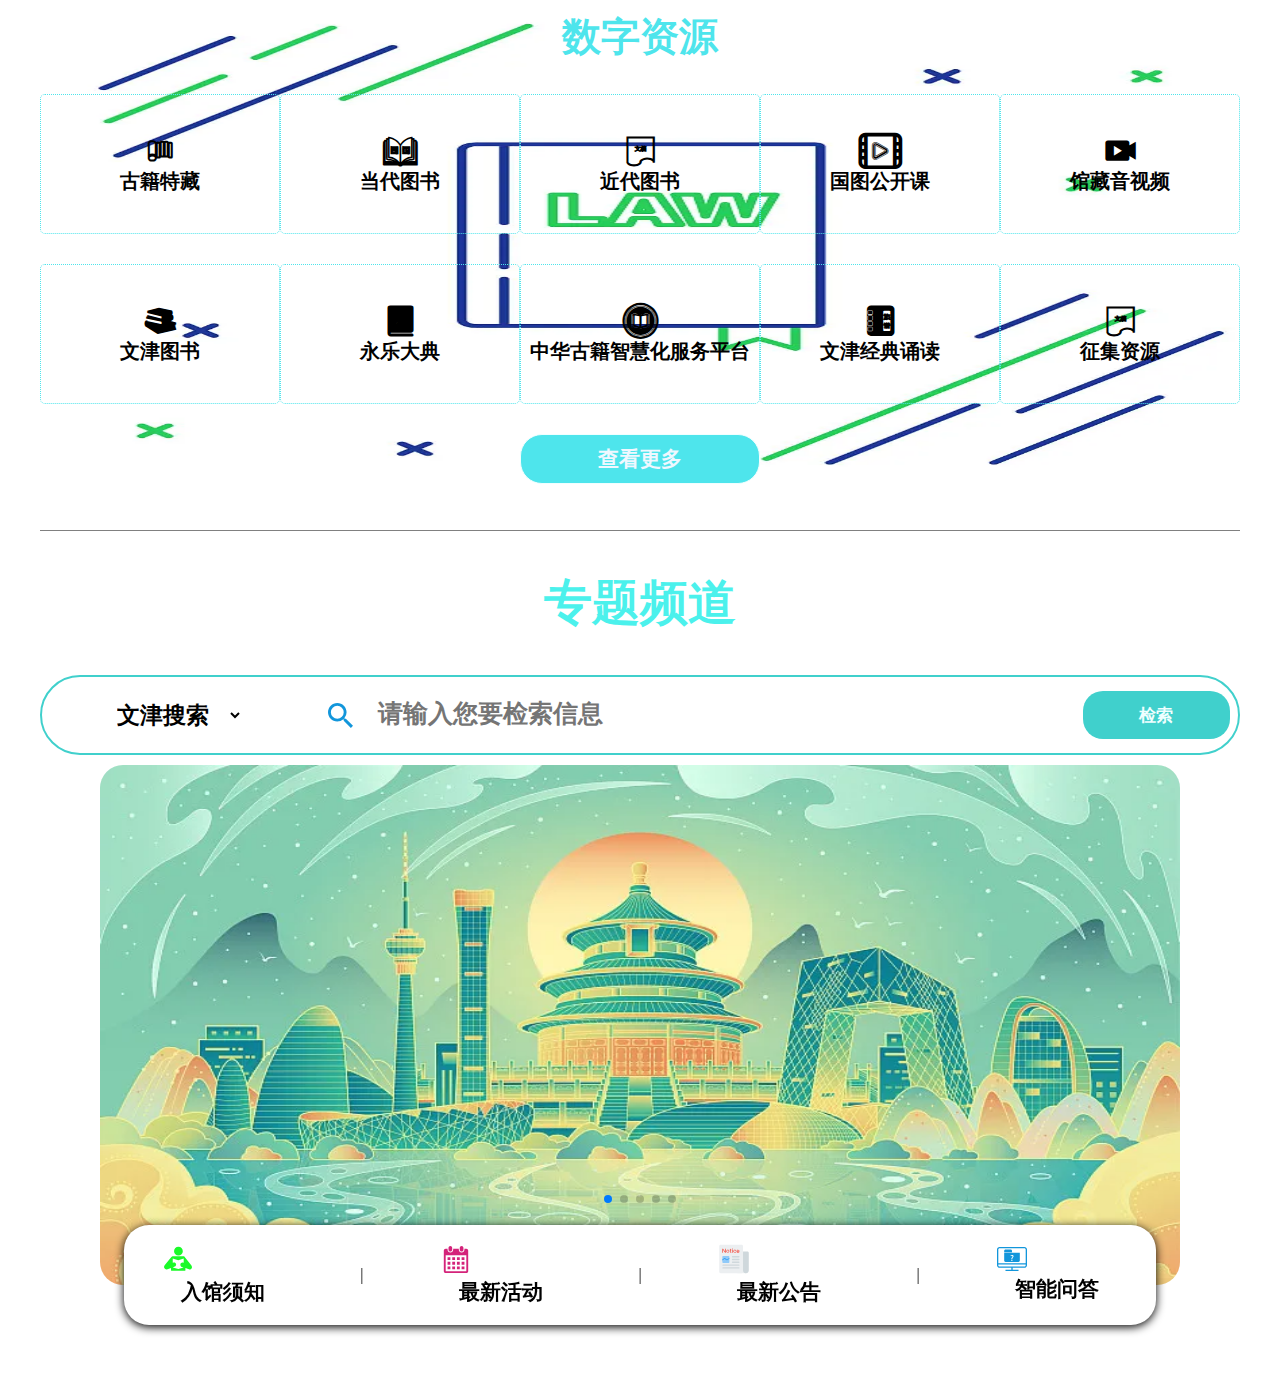
<file: 图书藏策/图书藏策.html>
<!DOCTYPE html>
<html lang="zh">
	<head>
		<meta charset="UTF-8">
		<meta name="viewport" content="width=device-width, initial-scale=1.0" />
		<title>图书藏策</title>
		<link rel="shortcut icon" href="img/活动.ico" type="image/x-icon" />
		<link rel="stylesheet" href="css/数字资源.css" />
		<link rel="stylesheet" href="font_4820390_j1iimj4um99/iconfont.css" />
		<link rel="stylesheet" href="css/媒体查询/在1200像素上下过渡.css" />
		<link rel="stylesheet" href="css/媒体查询/小于576像素.css" />
		<link rel="stylesheet" href="font_4820390_npdvhu4hgxj/iconfont.css" />
		<link rel="stylesheet" href="css/专题频道.css" />
		<link rel="stylesheet" href="css/swiper-bundle.min.css" />
	</head>
	<body>
		<!-- 数字资源 -->
		<div class="number-source">
			<h3>数字资源</h3>
			<div class="book-source">
				<ul class="book-sourceOne">
					<li id="a">
						<p class="iconfont icon-gujichuban-02"></p>
						<p>古籍特藏</p>
					</li>

					<li id="a">
						<p class="iconfont icon-tikuyoushi"></p>
						<p>当代图书</p>
					</li>

					<li id="a">
						<p class="iconfont icon-wendang"></p>
						<p>近代图书</p>
					</li>

					<li id="a">
						<p class="iconfont icon-yingshi"></p>
						<p>国图公开课</p>
					</li>

					<li id="a">
						<p class="iconfont icon-shipin"></p>
						<p>馆藏音视频</p>
					</li>
				</ul>
				<ul class="book-sourceTwo">
					<li id="a">
						<p class="iconfont icon-anliku"></p>
						<p>文津图书</p>
					</li>

					<li id="a">
						<p class="iconfont icon-a-shujuzidian2x"></p>
						<p>永乐大典</p>
					</li>

					<li id="a">
						<p class="iconfont  icon-chuangjianshuziguji"></p>
						<p>中华古籍智慧化服务平台</p>
					</li>

					<li id="a">
						<p class="iconfont icon-a-11"></p>
						<p>文津经典诵读</p>
					</li>

					<li id="a">
						<p class="iconfont icon-wendang"></p>
						<p>征集资源</p>
					</li>
				</ul>
			</div>
			<!-- 查看更多 -->
			<button class="btnOne" title="查看更多">查看更多</button>
		</div>

		<br /><br />
		<hr size="1px" color="grey">

		<!-- 专题频道 -->
		<div class="lecture-channels">
			<h3>专题频道</h3>
			<ul class="search-source">
				<li>
					<select name="" id="search-option">
						<option value="文津搜索" selected>文津搜索</option>
						<option value="馆藏目录">馆藏目录</option>
						<option value="特色资源">特色资源</option>
						<option value="站内搜索">站内搜索</option>
					</select>
				</li>
				<li>
					<img src="img/搜索.svg" />
				</li>
				<li>
					<input type="text" placeholder="请输入您要检索信息" autocomplete="off" />
				</li>
				<li>
					<input type="button" class="btnTwo" value="检索" />
				</li>
			</ul>

			<!-- 轮播图 -->
			<div class="swiper mySwiper">
				<div class="swiper-wrapper">
					<div class="swiper-slide">
						<img src="img/文旅北京.png" title="文旅北京">
					</div>
					<div class="swiper-slide">
						<img src="img/上海文津画院.png" title="上海文津画院">
					</div>
					<div class="swiper-slide">
						<img src="img/书籍与科技赋能.png" title="书籍与科技赋能">
					</div>
					<div class="swiper-slide">
						<img src="img/宋代风格山水画.png" title="宋代风格山水画">
					</div>
					<div class="swiper-slide">
						<img src="img/盲人图书与教育.png" title="盲人图书与教育">
					</div>
				</div>
				<!-- <div class="swiper-button-next"></div>
					<div class="swiper-button-prev"></div> -->
				<div class="swiper-pagination"></div>
			</div>

			<script src="js/swiper-bundle.min.js"></script>
			<script src="js/频道专题轮播图.js"></script>

			<!-- 频道栏目 -->
			<ul class="channels-sources">
				<li>
					<img src="img/理财投资.svg" alt="" />
					<p>入馆须知</p>
				</li>
				|
				<li>
					<img src="img/日历.svg" alt="" />
					<p>最新活动</p>
				</li>
				|
				<li>
					<img src="img/活动公告.svg" alt="" />
					<p>最新公告</p>
				</li>
				|
				<li>
					<img src="img/mac-4.svg" alt="" />
					<p>智能问答</p>
				</li>
			</ul>
		</div>
	</body>
</html>
</file>
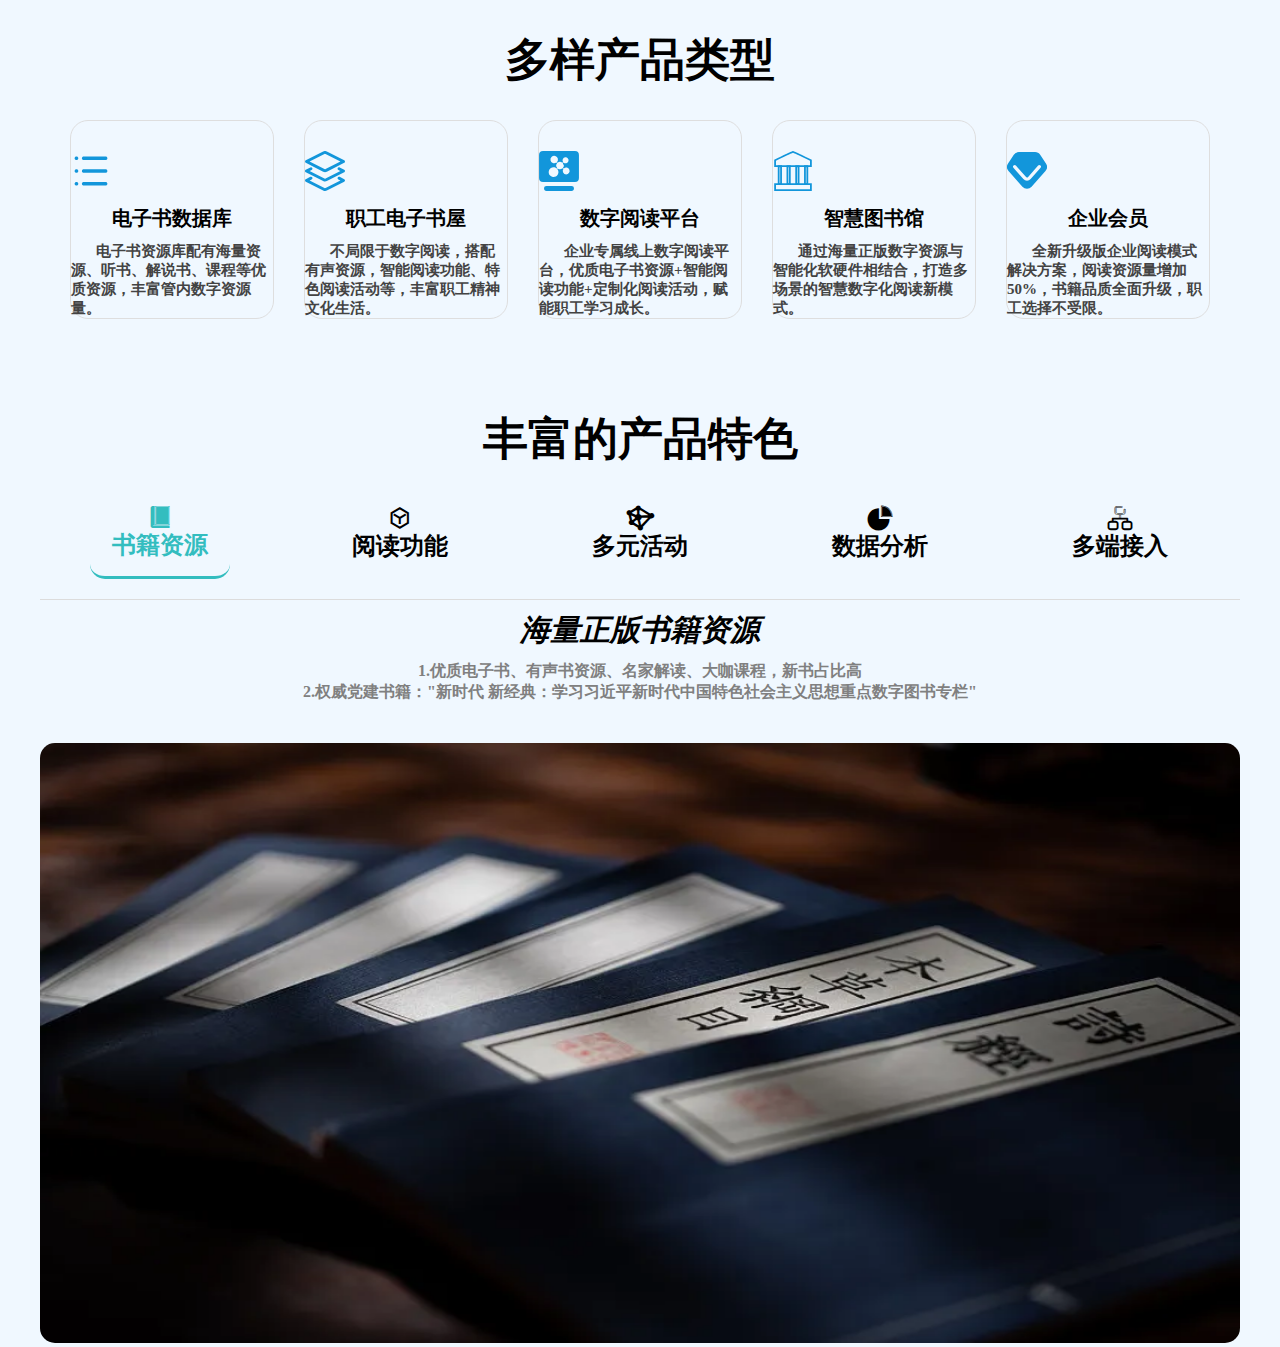
<file: 掌阅精选/掌阅精选.html>
<!DOCTYPE html>
<html lang="zh">
	<head>
		<meta charset="UTF-8">
		<meta name="viewport" content="width=device-width, initial-scale=1.0">
		<title>掌阅精选</title>
		<link rel="shortcut icon" href="img/书城1.ico" type="image/x-icon" />
		<link rel="stylesheet" href="css/丰富的产品特色.css" />
		<link rel="stylesheet" href="css/font_4820390_y07gsjck16h/iconfont.css" />
		<link rel="stylesheet" href="css/流媒体/小于576像素.css" />
		<link rel="stylesheet" href="css/流媒体/在1200像素之间.css" />
		<link rel="stylesheet" href="css/多样产品类型.css" />
	</head>
	<body>
		<!-- 多样产品类型 -->
		<div class="range-products">
			<h3 class="a">多样产品类型</h3>
			<ul class="ulOne"></ul>
		</div>
		<script src="js/多样产品类型.js"></script>


		<!-- 丰富的产品特色 -->
		<div class="rich-products">
			<h3>丰富的产品特色</h3>
			<div class="rich-productsOne">
				<ul>
					<li class="iconfont icon-jurassic_book addColor" id="h" data-id='书籍资源'>
						<p data-id='书籍资源'>书籍资源</p>
					</li>
					<li class="iconfont icon-tubiaozhuanqu-22" id="i" data-id='阅读功能'>
						<p data-id='阅读功能'>阅读功能</p>
					</li>
					<li class="iconfont icon-duoyuan" id="j" data-id='多元活动'>
						<p data-id='多元活动'>多元活动</p>
					</li>
					<li class="iconfont icon-shuju" id="k" data-id='数据分析'>
						<p data-id='数据分析'>数据分析</p>
					</li>
					<li class="iconfont icon-duoduan" id="l" data-id="多端接入">
						<p data-id='多端接入'>多端接入</p>
					</li>
				</ul>

				<hr size="1" color="gainsboro" style="position: relative;left: 50%; transform: translate(-50%);" />

				<!-- 五个分页显示 -->
				<div class="rr">
					<div class="page pageOne">
						<h4>海量正版书籍资源</h4>
						<p>1.优质电子书、有声书资源、名家解读、大咖课程，新书占比高</p>
						<p>2.权威党建书籍："新时代 新经典：学习习近平新时代中国特色社会主义思想重点数字图书专栏"</p>
						<img src="img/中华书籍.png" title="中华书籍" alt="" />
					</div>
					<div class="page">
						<h4>阅读功能使用性强</h4>
						<p>AI智能语言朗读、3D阅读体验、背景颜色、书籍分享、笔记导出等功能</p>
						<img src="img/阅读功能.png" title="阅读功能" alt="" />
					</div>
					<div class="page">
						<h4>线上线下相结合</h4>
						<p>线上文化社区，配合书籍资源，搭配团队共读、阅读打卡、阅读计划、好书推荐等活动</p>
						<img src="img/线上线下阅读活动.png" title="线上线下阅读活动" alt="" />
					</div>
					<div class="page">
						<h4>阅读效果可追踪</h4>
						<p>1.数据看板：阅读行为、阅读偏好、阅读趋势、阅读时长等数据统计、展示</p>
						<p>2.根据阅读大数据生成：定期阅读报告、企业知识图谱等</p>
						<img src="img/阅读数据.png" title="阅读数据" alt="" />
					</div>
					<div class="page">
						<h4>多平台对接使用</h4>
						<p>1.线上：App端、H5、PC端、微信端、可对接至公众号、办公系统</p>
						<p>2.线下：扫码阅读墙、大屏一体机、电子阅读器等终端</p>
						<img src="img/大数据平台接入.png" title="大数据平台接入" alt="" />
					</div>
				</div>
			</div>
		</div>
		<script src="js/丰富的产品特色.js"></script>
	</body>
</html>
</file>
<file: 图书藏策/css/数字资源.css>
* {
	margin: 0;
	padding: 0;
	box-sizing: border-box;
}

.number-source {
	margin: 10px 0;
	background-image: url(../img/古书专栏.png);
	background-repeat: no-repeat;
	background-size: 100% 100%;
	border-radius: 5px;
}

.number-source li {
	list-style: none;
}

.number-source h3 {
	color: rgb(78, 229, 236);
	text-align: center;
	font-size: 39px;
	font-weight: bolder;
}

.book-source {
	margin: 30px 0;
}

.book-sourceOne {
	display: flex;
	justify-content: space-evenly;
}

.book-sourceTwo {
	display: flex;
	justify-content: space-around;
	margin: 30px 0;
}

.book-sourceOne,
.book-sourceTwo {
	cursor: pointer;
}

.book-sourceOne #a,
.book-sourceTwo #a {
	border-radius: 5px;
	border: 1px dotted rgb(78, 229, 236);
	font-family: '楷体';
	font-weight: bolder;
	font-size: 19.9px;
	text-align: center;
	width: 100%;
	height: 140px;
	justify-items: center;
	align-content: center;
}

.book-sourceOne #a .iconfont,
.book-sourceTwo #a .iconfont {
	font-size: 35px;
}

.btnOne {
	cursor: pointer;
	position: relative;
	left: 50%;
	transform: translate(-50%);
	right: 0;
	border-radius: 22px;
	font-weight: bolder;
	width: 240px;
	height: 50px;
	text-align: center;
	background-color: rgb(78, 229, 236);
	color: aliceblue;
	border: 1px solid azure;
	font-size: 21px;
}
</file>
<file: 图书藏策/font_4820390_j1iimj4um99/iconfont.css>
@font-face {
	font-family: "iconfont";
	/* Project id 4820390 */
	src: url('iconfont.woff2?t=1749718266292') format('woff2'),
		url('iconfont.woff?t=1749718266292') format('woff'),
		url('iconfont.ttf?t=1749718266292') format('truetype');
}

.iconfont {
	font-family: "iconfont" !important;
	font-size: 16px;
	font-style: normal;
	-webkit-font-smoothing: antialiased;
	-moz-osx-font-smoothing: grayscale;
}

.icon-shipin:before {
	content: "\e665";
}

.icon-yingshi:before {
	content: "\ec69";
}

.icon-danganhe:before {
	content: "\e630";
}

.icon-a-shujuzidian2x:before {
	content: "\e6df";
}

.icon-wendang:before {
	content: "\e829";
}

.icon-a-11:before {
	content: "\e663";
}

.icon-tikuyoushi:before {
	content: "\e608";
}

.icon-anliku:before {
	content: "\e6a8";
}

.icon-chuangjianshuziguji:before {
	content: "\e65a";
}

.icon-gujichuban-02:before {
	content: "\e643";
}
</file>
<file: 图书藏策/css/媒体查询/在1200像素上下过渡.css>
@media (min-width:1200px) {

	/* 至少 */
	.number-source,
	.lecture-channels,
	hr {
		width: 1200px;
		margin-left: 50%;
		transform: translate(-50%);
	}
}

@media (max-width:1200px) {

	/* 至多 */
	.number-source,
	.lecture-channels,
	hr {
		width: 100%;
	}
}
</file>
<file: 图书藏策/css/媒体查询/小于576像素.css>
@media (max-width:576px) {

	/* 数字资源 */
	.book-sourceTwo {
		display: flex;
		justify-content: space-around;
		flex-wrap: wrap;
		margin: 0;
	}

	.book-sourceOne #a {
		text-align: center;
		line-height: 30px;
		width: 30%;
	}

	.book-sourceTwo #a {
		text-align: center;
		line-height: 30px;
		width: 49.9%;
	}

	.book-sourceTwo #a:nth-child(5) {
		width: 100%;
	}

	/* 查看更多 */
	.btnOne {
		width: 230px;
		height: 50px;
		font-size: 20px;
	}

	/* 频道专题 */
	.lecture-channels .search-source {
		height: 60px;
		border-radius: 45px;
	}

	.lecture-channels .search-source li:nth-child(3) {
		flex: 5.5;
	}

	.lecture-channels .search-source li:nth-child(4) {
		flex: 2.5;
	}

	.lecture-channels .search-source li:nth-child(1) #search-option {
		font-size: 19px;
		width: 96px;
	}

	.lecture-channels .search-source li:nth-child(3) input::placeholder {
		font-size: 15px;
	}

	/* 轮播图 */
	.swiper .swiper-wrapper .swiper-slide img {
		display: block;
		width: 100%;
		height: 250px;
	}
}
</file>
<file: 图书藏策/font_4820390_npdvhu4hgxj/iconfont.css>
@font-face {
  font-family: "iconfont"; /* Project id 4820390 */
  src: url('iconfont.woff2?t=1749729062950') format('woff2'),
       url('iconfont.woff?t=1749729062950') format('woff'),
       url('iconfont.ttf?t=1749729062950') format('truetype');
}

.iconfont {
  font-family: "iconfont" !important;
  font-size: 16px;
  font-style: normal;
  -webkit-font-smoothing: antialiased;
  -moz-osx-font-smoothing: grayscale;
}

.icon-yingshi:before {
  content: "\e603";
}
</file>
<file: 图书藏策/css/专题频道.css>
.lecture-channels h3 {
	text-align: center;
	margin: 40px 0;
	font-size: 48px;
	font-weight: bolder;
	color: rgb(75, 241, 236);
	font-family: '楷体';
}

.search-source li {
	list-style: none;
}

.search-source {
	height: 80px;
	border: 2px solid rgb(64, 208, 204);
	border-radius: 55px;
	display: flex;
	justify-content: space-around;
	align-items: center;
}

.search-source li {
	display: flex;
	justify-content: center;
}

.search-source li:nth-child(1) {
	flex: 2.5;
}

.search-source li:nth-child(2) {
	flex: 0.5;
}

.search-source li:nth-child(3) {
	flex: 6.5;
}

.search-source li:nth-child(4) {
	flex: 1.5;
}

.search-source li:nth-child(1) #search-option {
	border-radius: 5px;
	border: none;
	font-size: 23px;
	font-weight: bolder;
	font-family: '楷体';
	cursor: pointer;
	outline: none;
	width: 130px;
	background-color: #fff;
}

.search-source li:nth-child(2) img {
	height: 25px;
}

.search-source li:nth-child(3) input {
	border: none;
	resize: none;
	outline: none;
	width: 100%;
	height: 50px;
	font-size: 20px;
	caret-color: chocolate;
	padding-left: 5px;
}

.search-source li:nth-child(3) input::placeholder {
	font-weight: bolder;
	font-size: 25px;
	padding-left: 5px;
}

.search-source li:nth-child(4) input {
	background-color: rgb(64, 208, 204);
	color: azure;
	width: 90%;
	height: 48px;
	border-radius: 20px;
	border: none;
	cursor: pointer;
	font-size: 17px;
	font-weight: bolder;
}

/* 轮播图 */
.swiper {
	margin-top: 10px;
	width: 90%;
	height: 100%;
	border-radius: 23px;
}

.swiper-slide {
	text-align: center;
	font-size: 18px;
	background: #fff;
	display: flex;
	justify-content: center;
	align-items: center;
	cursor: pointer;
}

.swiper-slide img {
	display: block;
	width: 100%;
	height: 520px;
}

/* 频道栏目 */
.channels-sources {
	display: flex;
	justify-content: space-around;
	align-items: center;
	background-color: rgb(255, 255, 255);
	box-shadow: 0px 2px 10px 0px black;
	width: 86%;
	height: 100px;
	position: relative;
	left: 50%;
	top: -60px;
	transform: translate(-50%);
	border-radius: 25px;
	z-index: 10;
}

.channels-sources li {
	cursor: pointer;
	width: 120px;
	list-style: none;
	justify-items: center;
}

.channels-sources li img {
	width: 30px;
}

.channels-sources li p {
	text-align: center;
	font-weight: bolder;
	font-size: 21px;
	font-family: '华文楷体';
}
</file>
<file: 掌阅精选/css/丰富的产品特色.css>
body {
	background-color: aliceblue;
}

html {
	scroll-behavior: smooth;
}

* {
	margin: 0;
	padding: 0;
	box-sizing: border-box;
}

.rich-products {
	margin-top: 90px;
}

.rich-products h3 {
	text-align: center;
	font-weight: bolder;
	font-family: '华文楷体';
	font-size: 45px;
}

.rich-productsOne ul {
	margin: 20px 0;
	display: flex;
	justify-content: space-around;
}

.rich-productsOne ul .iconfont {
	font-size: 24px;
}

.rich-productsOne ul .iconfont:hover {
	background-color: rgba(220, 220, 220, 0.5);
}

.rich-productsOne ul li {
	border-radius: 15px;
	/* 对子元素的控制——transition */
	transition: all .2s linear;
	cursor: pointer;
	text-align: center;
	font-weight: bolder;
	width: 140px;
	height: 90px;
	list-style: none;
	align-content: center;
}

.rr h4 {
	font-size: 30px;
	font-weight: bolder;
	text-align: center;
	font-style: italic;
	margin: 10px 0;
}

.rr p {
	color: grey;
	text-align: center;
	font-weight: bolder;
}

.rr img {
	margin-top: 40px;
	height: 600px;
	border-radius: 15px;
	position: relative;
	left: 50%;
	transform: translate(-50%);
}

/* 书籍资源 */
.addColor {
	color: rgb(51, 189, 191);
	border-bottom: 3px solid rgb(51, 189, 191);
}

.page {
	display: none;
}

.pageOne {
	display: block;
}
</file>
<file: 掌阅精选/css/font_4820390_y07gsjck16h/iconfont.css>
@font-face {
  font-family: "iconfont"; /* Project id 4820390 */
  src: url('iconfont.woff2?t=1749898939324') format('woff2'),
       url('iconfont.woff?t=1749898939324') format('woff'),
       url('iconfont.ttf?t=1749898939324') format('truetype');
}

.iconfont {
  font-family: "iconfont" !important;
  font-size: 16px;
  font-style: normal;
  -webkit-font-smoothing: antialiased;
  -moz-osx-font-smoothing: grayscale;
}

.icon-shuju:before {
  content: "\e651";
}

.icon-duoduan:before {
  content: "\e6df";
}

.icon-duoyuan:before {
  content: "\e695";
}

.icon-jurassic_book:before {
  content: "\e697";
}

.icon-tubiaozhuanqu-22:before {
  content: "\e645";
}
</file>
<file: 掌阅精选/css/流媒体/小于576像素.css>
@media (max-width:576px) {

	/*  */
	.rich-productsOne .rr img {
		width: 90%;
		height: 230px;
	}

	.rich-productsOne ul .iconfont {
		font-size: 16px;
	}

	.rich-products h3 {
		font-size: 35px;
	}

	.rich-productsOne .rr h4 {
		font-size: 25px;
	}

	.rich-productsOne .rr p {
		font-size: 14px;
	}


	/*  */
	.range-products .a {
		font-size: 35px;
	}

	.range-products .ulOne {
		flex-wrap: wrap;
	}

	.range-products .ulOne .liOne {
		border: 2px dotted rgb(45, 169, 222);
		width: 100%;
		margin-top: 8px;
	}

	.range-products .ulOne li #nameOne {
		margin-top: 5px;
		font-size: 20px;
	}

	.range-products .ulOne li #wordOne {
		font-size: 15px;
	}

	.range-products .ulOne li .picOne {
		margin-top: 12px;
		width: 30px;
	}

	/*  */
	.ulOne .liOne:hover #nameOne {
		margin-top: 35px;
		font-size: 25px;
	}

	.ulOne .liOne:hover #wordOne {
		font-size: 15px;
	}

	.ulOne .liOne:hover #picTwo {
		width: 40px;
	}
}
</file>
<file: 掌阅精选/css/流媒体/在1200像素之间.css>
@media (min-width:1200px) {

	.rr img,
	.rich-products hr,
	.range-products {
		width: 1200px;
	}

	.rich-productsOne ul,
	.range-products {
		position: relative;
		left: 50%;
		transform: translate(-50%);
		width: 1200px;
	}

}

@media (max-width:1200px) {

	.rr img {
		width: 85%;
		height: 70%;
	}

	.rich-products hr,
	.range-products {
		width: 100%;
	}
}
</file>
<file: 掌阅精选/css/多样产品类型.css>
.range-products {
	margin: 30px 0;
}

.range-products h3 {
	font-size: 45px;
	font-family: '华文楷体';
	font-weight: bolder;
	text-align: center;
}

.range-products .ulOne li {
	justify-items: center;
	width: 17%;
	list-style: none;
	border: 1px solid rgb(222, 222, 222);
	border-radius: 18px;
}

.range-products .ulOne li .nameOne {
	text-align: center;
	font-size: 20px;
	font-weight: bolder;
	font-family: "华文楷体";
	margin-top: 10px;
}

.range-products .ulOne li .wordOne {
	text-indent: 25px;
	color: rgb(67, 67, 67);
	font-size: 15px;
	font-weight: bolder;
	font-family: "华文楷体";
	margin-top: 10px;
}

.range-products .ulOne li img {
	margin-top: 30px;
	width: 40px;
}


.range-products .ulOne {
	margin: 30px 0;
	display: flex;
	justify-content: space-evenly;
}


/*  */
.ulOne .liOne {
	transition: all .1s linear;
}

.ulOne .liOne:hover {
	cursor: pointer;
	background-color: rgb(26, 177, 193);
}

.ulOne .liOne:hover .picOne {
	display: none;
}

.ulOne .liOne:hover .nameOne,
.ulOne .liOne:hover .wordOne {
	margin: 15px 0;
	color: aliceblue;
}

.ulOne .liOne:hover .nameOne {
	font-size: 30px;
}

.ulOne .liOne .picTwo {
	display: none;
}

@keyframes animation_picTwo {
	to {
		transform: translate(0%) rotate(450deg);
	}
}

.ulOne .liOne:hover .picTwo {
	animation: animation_picTwo 0.8s linear forwards;
	position: relative;
	left: 50%;
	transform: translate(-50%);
	display: inline-block;
	width: 40px;
	margin-top: -9px;
}
</file>
